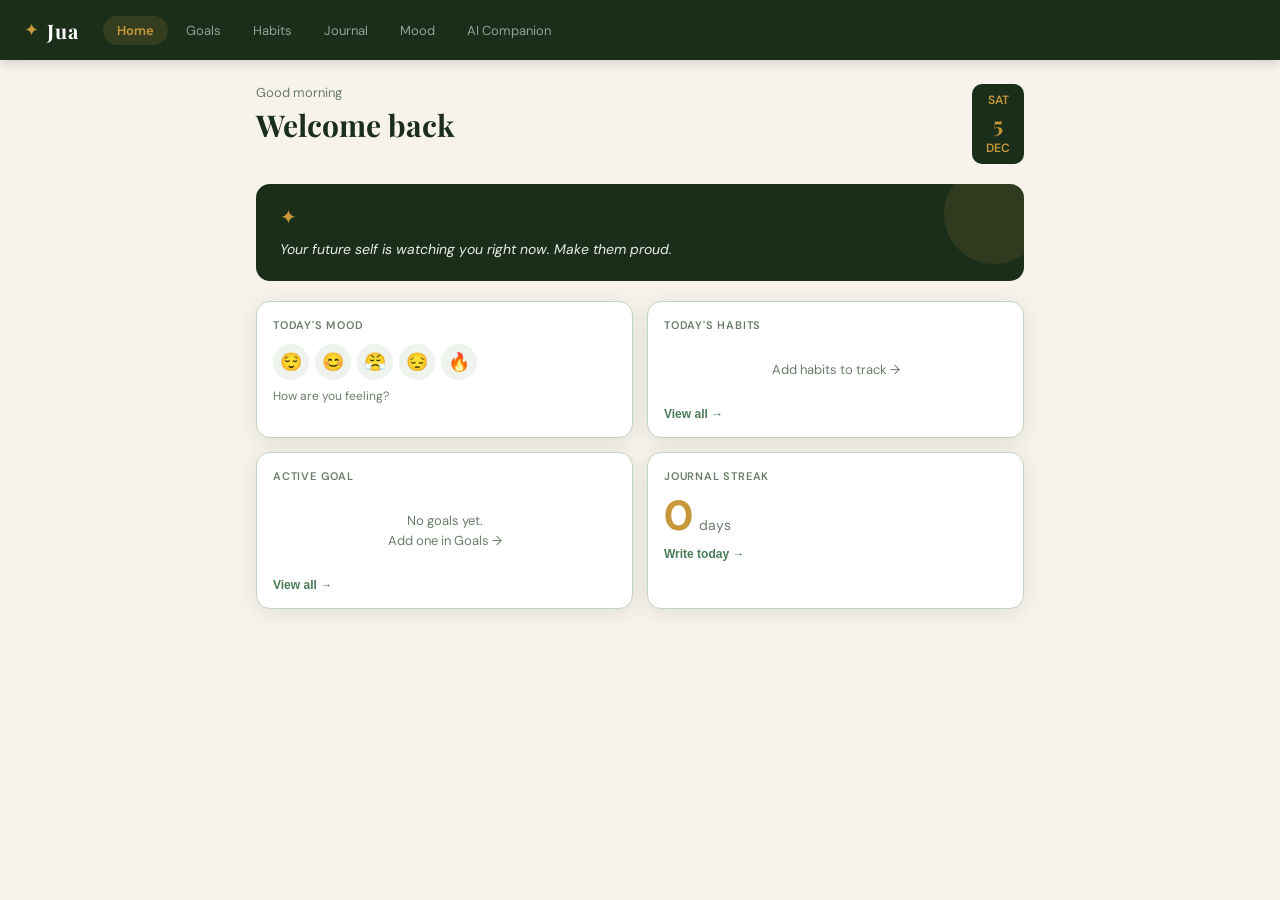
<file: index.html>
<!DOCTYPE html>
<html lang="en">
<head>
  <meta charset="UTF-8" />
  <meta name="viewport" content="width=device-width, initial-scale=1.0" />
  <title>Jua — Know Yourself</title>
  <link rel="stylesheet" href="style.css" />
  <link rel="preconnect" href="https://fonts.googleapis.com">
  <link href="https://fonts.googleapis.com/css2?family=Playfair+Display:ital,wght@0,400;0,700;1,400&family=DM+Sans:wght@300;400;500;600&display=swap" rel="stylesheet">
</head>
<body>

<!-- ── NAV ───────────────────────────────────────────── -->
<nav class="nav" id="nav">
  <div class="nav-brand">
    <span class="nav-logo">✦</span>
    <span class="nav-name">Jua</span>
  </div>
  <div class="nav-tabs" id="navTabs">
    <button class="nav-tab active" data-page="home">Home</button>
    <button class="nav-tab" data-page="goals">Goals</button>
    <button class="nav-tab" data-page="habits">Habits</button>
    <button class="nav-tab" data-page="journal">Journal</button>
    <button class="nav-tab" data-page="mood">Mood</button>
    <button class="nav-tab" data-page="companion">AI Companion</button>
  </div>
</nav>

<!-- ── PAGES ─────────────────────────────────────────── -->
<main class="main" id="main">

  <!-- HOME -->
  <section class="page active" id="page-home">
    <div class="home-header">
      <div>
        <p class="home-greeting" id="greeting">Good morning</p>
        <h1 class="home-title">Welcome back</h1>
      </div>
      <div class="home-date" id="homeDate"></div>
    </div>

    <div class="home-quote-card" id="quoteCard">
      <span class="quote-icon">✦</span>
      <p class="quote-text" id="quoteText">Loading your daily wisdom…</p>
    </div>

    <div class="home-grid">
      <div class="widget widget--mood" id="moodWidget">
        <p class="widget-label">Today's Mood</p>
        <div class="mood-row" id="moodQuickRow">
          <button class="mood-btn" data-mood="😌" data-label="Calm">😌</button>
          <button class="mood-btn" data-mood="😊" data-label="Happy">😊</button>
          <button class="mood-btn" data-mood="😤" data-label="Stressed">😤</button>
          <button class="mood-btn" data-mood="😔" data-label="Low">😔</button>
          <button class="mood-btn" data-mood="🔥" data-label="Motivated">🔥</button>
        </div>
        <p class="widget-sub" id="todayMoodLabel">How are you feeling?</p>
      </div>

      <div class="widget widget--habits">
        <p class="widget-label">Today's Habits</p>
        <div id="homeHabitList" class="home-habit-list"></div>
        <button class="widget-link" onclick="showPage('habits')">View all →</button>
      </div>

      <div class="widget widget--goals">
        <p class="widget-label">Active Goal</p>
        <div id="homeGoalPreview">
          <p class="empty-state">No goals yet.<br>Add one in Goals →</p>
        </div>
        <button class="widget-link" onclick="showPage('goals')">View all →</button>
      </div>

      <div class="widget widget--journal">
        <p class="widget-label">Journal Streak</p>
        <div class="streak-display">
          <span class="streak-num" id="streakNum">0</span>
          <span class="streak-label">days</span>
        </div>
        <button class="widget-link" onclick="showPage('journal')">Write today →</button>
      </div>
    </div>
  </section>

  <!-- GOALS -->
  <section class="page" id="page-goals">
    <div class="page-header">
      <h2 class="page-title">My Goals</h2>
      <button class="btn-primary" id="addGoalBtn">+ Add Goal</button>
    </div>

    <div class="goal-form card hidden" id="goalForm">
      <h3 class="form-title">New Goal</h3>
      <input class="input" id="goalTitle" placeholder="What do you want to achieve?" />
      <select class="input" id="goalTimeframe">
        <option value="yearly">Yearly Goal</option>
        <option value="monthly">Monthly Goal</option>
        <option value="weekly">Weekly Goal</option>
      </select>
      <textarea class="input" id="goalDesc" placeholder="Why does this matter to you?" rows="3"></textarea>
      <div class="form-actions">
        <button class="btn-secondary" id="cancelGoal">Cancel</button>
        <button class="btn-primary" id="saveGoal">Save Goal</button>
      </div>
    </div>

    <div id="goalsList" class="goals-list"></div>
  </section>

  <!-- HABITS -->
  <section class="page" id="page-habits">
    <div class="page-header">
      <h2 class="page-title">Daily Habits</h2>
      <button class="btn-primary" id="addHabitBtn">+ Add Habit</button>
    </div>

    <div class="habit-form card hidden" id="habitForm">
      <h3 class="form-title">New Habit</h3>
      <input class="input" id="habitName" placeholder="Habit name (e.g. Read 20 minutes)" />
      <select class="input" id="habitCategory">
        <option value="mind">🧠 Mind</option>
        <option value="body">💪 Body</option>
        <option value="spirit">✨ Spirit</option>
        <option value="work">📚 Work</option>
        <option value="social">🤝 Social</option>
      </select>
      <div class="form-actions">
        <button class="btn-secondary" id="cancelHabit">Cancel</button>
        <button class="btn-primary" id="saveHabit">Add Habit</button>
      </div>
    </div>

    <div class="streak-banner" id="streakBanner">
      <span id="streakBannerText">Start your streak today!</span>
    </div>

    <div id="habitsList" class="habits-list"></div>
  </section>

  <!-- JOURNAL -->
  <section class="page" id="page-journal">
    <div class="page-header">
      <h2 class="page-title">Journal</h2>
      <button class="btn-primary" id="newEntryBtn">+ New Entry</button>
    </div>

    <div class="journal-write card" id="journalWriteArea">
      <div class="journal-prompt-bar">
        <span class="prompt-label">Today's prompt:</span>
        <span class="prompt-text" id="journalPrompt">What is one thing that challenged you today, and what did it teach you?</span>
        <button class="btn-ghost" id="newPromptBtn">↻ New prompt</button>
      </div>
      <textarea class="journal-textarea" id="journalText" placeholder="Start writing… this is your safe space."></textarea>
      <div class="journal-actions">
        <span class="char-count" id="charCount">0 words</span>
        <button class="btn-primary" id="saveEntry">Save Entry</button>
      </div>
    </div>

    <div id="entriesList" class="entries-list"></div>
  </section>

  <!-- MOOD -->
  <section class="page" id="page-mood">
    <div class="page-header">
      <h2 class="page-title">Mood Tracker</h2>
    </div>

    <div class="mood-checkin card">
      <p class="checkin-label">How are you feeling right now?</p>
      <div class="mood-grid" id="moodGrid">
        <button class="mood-option" data-mood="😊" data-label="Happy">😊<span>Happy</span></button>
        <button class="mood-option" data-mood="😌" data-label="Calm">😌<span>Calm</span></button>
        <button class="mood-option" data-mood="🔥" data-label="Motivated">🔥<span>Motivated</span></button>
        <button class="mood-option" data-mood="😤" data-label="Stressed">😤<span>Stressed</span></button>
        <button class="mood-option" data-mood="😔" data-label="Low">😔<span>Low</span></button>
        <button class="mood-option" data-mood="😴" data-label="Tired">😴<span>Tired</span></button>
        <button class="mood-option" data-mood="🤔" data-label="Uncertain">🤔<span>Uncertain</span></button>
        <button class="mood-option" data-mood="💪" data-label="Strong">💪<span>Strong</span></button>
      </div>
      <button class="btn-primary" id="logMoodBtn">Log Mood</button>
    </div>

    <div class="mood-history card">
      <h3 class="section-label">Recent Moods</h3>
      <div id="moodHistory" class="mood-timeline"></div>
    </div>
  </section>

  <!-- AI COMPANION -->
  <section class="page" id="page-companion">
    <div class="page-header">
      <h2 class="page-title">AI Companion</h2>
      <span class="badge">Powered by Claude</span>
    </div>
    <p class="companion-intro">Your supportive guide for reflection, encouragement, and clarity. Ask anything about your growth journey.</p>

    <div class="chat-window" id="chatWindow">
      <div class="chat-msg assistant">
        <span class="msg-avatar">✦</span>
        <div class="msg-bubble">
          <p>Hello! I'm your Jua companion. I'm here to support your growth journey — not to tell you what to do, but to help you think more clearly and reflect deeply.</p>
          <p style="margin-top:8px">What's on your mind today?</p>
        </div>
      </div>
    </div>

    <div class="chat-input-row">
      <textarea class="chat-input" id="chatInput" placeholder="Ask me anything about your goals, habits, or how you're feeling…" rows="2"></textarea>
      <button class="btn-send" id="sendBtn">Send</button>
    </div>
    <p class="chat-note">Note: Responses are AI-generated. Always trust your own judgment.</p>
  </section>

</main>

<!-- ── BOTTOM NAV (mobile) ────────────────────────────── -->
<nav class="bottom-nav">
  <button class="bnav-btn active" data-page="home">🏠<span>Home</span></button>
  <button class="bnav-btn" data-page="goals">🎯<span>Goals</span></button>
  <button class="bnav-btn" data-page="habits">✅<span>Habits</span></button>
  <button class="bnav-btn" data-page="journal">✍️<span>Journal</span></button>
  <button class="bnav-btn" data-page="mood">💙<span>Mood</span></button>
  <button class="bnav-btn" data-page="companion">🤖<span>Jua AI</span></button>
</nav>

<!-- ── TOAST ──────────────────────────────────────────── -->
<div class="toast hidden" id="toast"></div>

<script src="app.js"></script>
</body>
</html>
</file>
<file: style.css>
/* ── Reset & Variables ───────────────────────────────────── */
*, *::before, *::after { box-sizing: border-box; margin: 0; padding: 0; }

:root {
  --dark:   #1A2E1A;
  --green:  #2D5A2D;
  --mid:    #4A7C59;
  --gold:   #C8973A;
  --cream:  #F7F3EC;
  --white:  #FFFFFF;
  --text:   #1A2E1A;
  --muted:  #6B7C6B;
  --lightbg:#EEF3EE;
  --border: #C0D4C0;
  --radius: 14px;
  --shadow: 0 4px 20px rgba(26,46,26,0.10);
  --shadow-lg: 0 8px 32px rgba(26,46,26,0.15);
}

body {
  font-family: 'DM Sans', sans-serif;
  background: var(--cream);
  color: var(--text);
  min-height: 100vh;
  padding-bottom: 80px;
}

/* ── Nav ─────────────────────────────────────────────────── */
.nav {
  background: var(--dark);
  display: flex;
  align-items: center;
  gap: 24px;
  padding: 0 24px;
  height: 60px;
  position: sticky;
  top: 0;
  z-index: 100;
  box-shadow: 0 2px 12px rgba(0,0,0,0.18);
}

.nav-brand {
  display: flex;
  align-items: center;
  gap: 8px;
  text-decoration: none;
  flex-shrink: 0;
}

.nav-logo { color: var(--gold); font-size: 18px; }
.nav-name  { color: var(--white); font-size: 20px; font-family: 'Playfair Display', serif; font-weight: 700; letter-spacing: 1px; }

.nav-tabs {
  display: flex;
  gap: 4px;
  overflow-x: auto;
  scrollbar-width: none;
}
.nav-tabs::-webkit-scrollbar { display: none; }

.nav-tab {
  background: none;
  border: none;
  color: rgba(255,255,255,0.55);
  font-family: 'DM Sans', sans-serif;
  font-size: 13px;
  padding: 6px 14px;
  border-radius: 20px;
  cursor: pointer;
  white-space: nowrap;
  transition: all 0.2s;
}
.nav-tab:hover  { color: var(--white); background: rgba(255,255,255,0.08); }
.nav-tab.active { color: var(--gold); background: rgba(200,151,58,0.15); font-weight: 600; }

/* ── Bottom Nav (mobile) ─────────────────────────────────── */
.bottom-nav {
  display: none;
  position: fixed;
  bottom: 0; left: 0; right: 0;
  background: var(--dark);
  height: 68px;
  z-index: 100;
  box-shadow: 0 -2px 12px rgba(0,0,0,0.18);
  justify-content: space-around;
  align-items: center;
  padding: 0 4px;
}

.bnav-btn {
  display: flex;
  flex-direction: column;
  align-items: center;
  gap: 3px;
  background: none;
  border: none;
  color: rgba(255,255,255,0.5);
  font-size: 18px;
  cursor: pointer;
  padding: 6px 8px;
  border-radius: 10px;
  transition: all 0.2s;
  min-width: 48px;
}
.bnav-btn span { font-size: 9px; font-family: 'DM Sans', sans-serif; }
.bnav-btn.active { color: var(--gold); }

@media (max-width: 640px) {
  .nav-tabs   { display: none; }
  .bottom-nav { display: flex; }
  body        { padding-bottom: 80px; }
}

/* ── Main & Pages ────────────────────────────────────────── */
.main { max-width: 800px; margin: 0 auto; padding: 24px 16px; }

.page { display: none; animation: fadeIn 0.3s ease; }
.page.active { display: block; }

@keyframes fadeIn { from { opacity: 0; transform: translateY(8px); } to { opacity: 1; transform: translateY(0); } }

/* ── Shared Components ───────────────────────────────────── */
.card {
  background: var(--white);
  border-radius: var(--radius);
  padding: 20px;
  box-shadow: var(--shadow);
  border: 1px solid var(--border);
  margin-bottom: 16px;
}

.input {
  width: 100%;
  background: var(--lightbg);
  border: 1.5px solid var(--border);
  border-radius: 10px;
  padding: 12px 14px;
  font-size: 14px;
  font-family: 'DM Sans', sans-serif;
  color: var(--text);
  margin-bottom: 12px;
  transition: border-color 0.2s;
  resize: vertical;
}
.input:focus { outline: none; border-color: var(--green); }

.btn-primary {
  background: var(--dark);
  color: var(--white);
  border: none;
  border-radius: 10px;
  padding: 10px 20px;
  font-size: 14px;
  font-family: 'DM Sans', sans-serif;
  font-weight: 600;
  cursor: pointer;
  transition: all 0.2s;
}
.btn-primary:hover { background: var(--green); transform: translateY(-1px); }

.btn-secondary {
  background: transparent;
  color: var(--muted);
  border: 1.5px solid var(--border);
  border-radius: 10px;
  padding: 10px 20px;
  font-size: 14px;
  font-family: 'DM Sans', sans-serif;
  cursor: pointer;
  transition: all 0.2s;
}
.btn-secondary:hover { border-color: var(--text); color: var(--text); }

.btn-ghost {
  background: none;
  border: none;
  color: var(--mid);
  font-size: 12px;
  cursor: pointer;
  padding: 4px 8px;
  border-radius: 6px;
  transition: background 0.2s;
}
.btn-ghost:hover { background: var(--lightbg); }

.hidden { display: none !important; }

.empty-state {
  color: var(--muted);
  font-size: 13px;
  text-align: center;
  padding: 16px;
  line-height: 1.6;
}

.page-header {
  display: flex;
  justify-content: space-between;
  align-items: center;
  margin-bottom: 20px;
}

.page-title {
  font-family: 'Playfair Display', serif;
  font-size: 26px;
  color: var(--dark);
}

.form-title {
  font-family: 'Playfair Display', serif;
  font-size: 18px;
  color: var(--dark);
  margin-bottom: 16px;
}

.form-actions {
  display: flex;
  gap: 10px;
  justify-content: flex-end;
}

.section-label {
  font-size: 13px;
  font-weight: 600;
  color: var(--muted);
  text-transform: uppercase;
  letter-spacing: 0.8px;
  margin-bottom: 14px;
}

/* ── HOME ────────────────────────────────────────────────── */
.home-header {
  display: flex;
  justify-content: space-between;
  align-items: flex-start;
  margin-bottom: 20px;
}

.home-greeting { color: var(--muted); font-size: 13px; margin-bottom: 4px; }

.home-title {
  font-family: 'Playfair Display', serif;
  font-size: 30px;
  color: var(--dark);
}

.home-date {
  background: var(--dark);
  color: var(--gold);
  border-radius: 10px;
  padding: 8px 14px;
  font-size: 12px;
  font-weight: 600;
  text-align: center;
  line-height: 1.4;
}

.home-quote-card {
  background: var(--dark);
  border-radius: var(--radius);
  padding: 20px 24px;
  margin-bottom: 20px;
  position: relative;
  overflow: hidden;
}
.home-quote-card::before {
  content: '';
  position: absolute;
  top: -20px; right: -20px;
  width: 100px; height: 100px;
  background: rgba(200,151,58,0.12);
  border-radius: 50%;
}

.quote-icon { color: var(--gold); font-size: 20px; display: block; margin-bottom: 8px; }
.quote-text { color: rgba(255,255,255,0.9); font-size: 14px; line-height: 1.6; font-style: italic; }

.home-grid {
  display: grid;
  grid-template-columns: 1fr 1fr;
  gap: 14px;
}

@media (max-width: 480px) { .home-grid { grid-template-columns: 1fr; } }

.widget {
  background: var(--white);
  border-radius: var(--radius);
  padding: 16px;
  box-shadow: var(--shadow);
  border: 1px solid var(--border);
}

.widget-label {
  font-size: 11px;
  font-weight: 600;
  color: var(--muted);
  text-transform: uppercase;
  letter-spacing: 0.8px;
  margin-bottom: 12px;
}

.widget-sub {
  font-size: 12px;
  color: var(--muted);
  margin-top: 8px;
}

.widget-link {
  background: none;
  border: none;
  color: var(--mid);
  font-size: 12px;
  font-weight: 600;
  cursor: pointer;
  padding: 0;
  margin-top: 10px;
  display: block;
}
.widget-link:hover { color: var(--dark); }

.mood-row {
  display: flex;
  gap: 6px;
  flex-wrap: wrap;
}

.mood-btn {
  background: var(--lightbg);
  border: 2px solid transparent;
  border-radius: 50%;
  width: 36px; height: 36px;
  font-size: 18px;
  cursor: pointer;
  transition: all 0.2s;
  display: flex; align-items: center; justify-content: center;
}
.mood-btn:hover, .mood-btn.selected { border-color: var(--gold); background: rgba(200,151,58,0.1); transform: scale(1.1); }

.home-habit-list { display: flex; flex-direction: column; gap: 6px; }

.home-habit-item {
  display: flex;
  align-items: center;
  gap: 8px;
  font-size: 13px;
}

.home-habit-item input[type=checkbox] { accent-color: var(--green); width: 16px; height: 16px; cursor: pointer; }

.streak-display {
  display: flex;
  align-items: baseline;
  gap: 6px;
  margin: 8px 0;
}

.streak-num { font-size: 42px; font-weight: 700; color: var(--gold); line-height: 1; }
.streak-label { font-size: 14px; color: var(--muted); }

/* ── GOALS ───────────────────────────────────────────────── */
.goals-list { display: flex; flex-direction: column; gap: 12px; }

.goal-card {
  background: var(--white);
  border-radius: var(--radius);
  padding: 18px;
  box-shadow: var(--shadow);
  border: 1px solid var(--border);
  border-left: 4px solid var(--gold);
  display: flex;
  justify-content: space-between;
  align-items: flex-start;
}

.goal-tag {
  display: inline-block;
  background: var(--lightbg);
  color: var(--mid);
  font-size: 10px;
  font-weight: 600;
  text-transform: uppercase;
  letter-spacing: 0.6px;
  padding: 3px 8px;
  border-radius: 20px;
  margin-bottom: 6px;
}

.goal-title { font-size: 15px; font-weight: 600; color: var(--dark); margin-bottom: 6px; }
.goal-desc  { font-size: 13px; color: var(--muted); line-height: 1.5; }

.goal-delete {
  background: none;
  border: none;
  color: var(--border);
  font-size: 16px;
  cursor: pointer;
  padding: 4px;
  flex-shrink: 0;
  transition: color 0.2s;
}
.goal-delete:hover { color: #c0392b; }

.goal-form { margin-bottom: 16px; }

/* ── HABITS ──────────────────────────────────────────────── */
.streak-banner {
  background: var(--dark);
  color: var(--gold);
  border-radius: var(--radius);
  padding: 12px 20px;
  font-size: 13px;
  font-weight: 600;
  margin-bottom: 16px;
  text-align: center;
}

.habits-list { display: flex; flex-direction: column; gap: 10px; }

.habit-card {
  background: var(--white);
  border-radius: var(--radius);
  padding: 16px 18px;
  box-shadow: var(--shadow);
  border: 1px solid var(--border);
  display: flex;
  align-items: center;
  gap: 14px;
  cursor: pointer;
  transition: all 0.2s;
}
.habit-card:hover { transform: translateY(-1px); box-shadow: var(--shadow-lg); }
.habit-card.done { opacity: 0.6; }

.habit-check {
  width: 24px; height: 24px;
  border: 2px solid var(--border);
  border-radius: 50%;
  display: flex; align-items: center; justify-content: center;
  font-size: 13px;
  flex-shrink: 0;
  transition: all 0.2s;
}
.habit-card.done .habit-check { background: var(--green); border-color: var(--green); color: white; }

.habit-info { flex: 1; }
.habit-name { font-size: 14px; font-weight: 500; color: var(--dark); }
.habit-meta { display: flex; gap: 8px; align-items: center; margin-top: 3px; }

.habit-cat {
  font-size: 10px;
  color: var(--muted);
  background: var(--lightbg);
  padding: 2px 7px;
  border-radius: 10px;
}

.habit-streak {
  font-size: 11px;
  color: var(--gold);
  font-weight: 600;
}

.habit-delete {
  background: none;
  border: none;
  color: var(--border);
  font-size: 14px;
  cursor: pointer;
  padding: 4px;
  transition: color 0.2s;
}
.habit-delete:hover { color: #c0392b; }

.habit-form { margin-bottom: 16px; }

/* ── JOURNAL ─────────────────────────────────────────────── */
.journal-prompt-bar {
  display: flex;
  align-items: center;
  gap: 8px;
  flex-wrap: wrap;
  padding: 10px 14px;
  background: var(--lightbg);
  border-radius: 10px;
  margin-bottom: 14px;
}

.prompt-label { font-size: 11px; font-weight: 600; color: var(--muted); white-space: nowrap; }
.prompt-text  { font-size: 13px; color: var(--dark); flex: 1; font-style: italic; }

.journal-textarea {
  width: 100%;
  min-height: 180px;
  background: none;
  border: none;
  font-family: 'Playfair Display', serif;
  font-size: 15px;
  color: var(--text);
  line-height: 1.7;
  resize: vertical;
}
.journal-textarea:focus { outline: none; }

.journal-actions {
  display: flex;
  justify-content: space-between;
  align-items: center;
  margin-top: 12px;
  padding-top: 12px;
  border-top: 1px solid var(--border);
}

.char-count { font-size: 12px; color: var(--muted); }

.entries-list { display: flex; flex-direction: column; gap: 12px; }

.entry-card {
  background: var(--white);
  border-radius: var(--radius);
  padding: 18px;
  box-shadow: var(--shadow);
  border: 1px solid var(--border);
}

.entry-date { font-size: 11px; color: var(--muted); margin-bottom: 8px; }
.entry-prompt { font-size: 12px; color: var(--gold); font-weight: 600; margin-bottom: 6px; }
.entry-text { font-size: 14px; color: var(--text); line-height: 1.6; font-family: 'Playfair Display', serif; }

/* ── MOOD ────────────────────────────────────────────────── */
.mood-checkin { margin-bottom: 16px; }
.checkin-label { font-size: 15px; color: var(--dark); margin-bottom: 16px; font-weight: 500; }

.mood-grid {
  display: grid;
  grid-template-columns: repeat(4, 1fr);
  gap: 10px;
  margin-bottom: 16px;
}

.mood-option {
  display: flex;
  flex-direction: column;
  align-items: center;
  gap: 5px;
  background: var(--lightbg);
  border: 2px solid transparent;
  border-radius: 12px;
  padding: 12px 6px;
  font-size: 28px;
  cursor: pointer;
  transition: all 0.2s;
}
.mood-option span { font-size: 11px; color: var(--muted); font-family: 'DM Sans', sans-serif; }
.mood-option:hover, .mood-option.selected { border-color: var(--gold); background: rgba(200,151,58,0.08); transform: scale(1.05); }

.mood-history { }
.mood-timeline { display: flex; flex-direction: column; gap: 10px; }

.mood-entry {
  display: flex;
  align-items: center;
  gap: 12px;
  padding: 12px 0;
  border-bottom: 1px solid var(--border);
}
.mood-entry:last-child { border-bottom: none; }

.mood-emoji { font-size: 28px; }
.mood-info  { flex: 1; }
.mood-name  { font-size: 14px; font-weight: 500; color: var(--dark); }
.mood-time  { font-size: 11px; color: var(--muted); }

/* ── AI COMPANION ────────────────────────────────────────── */
.companion-intro {
  color: var(--muted);
  font-size: 13px;
  margin-bottom: 16px;
  line-height: 1.6;
}

.badge {
  background: rgba(200,151,58,0.12);
  color: var(--gold);
  font-size: 11px;
  font-weight: 600;
  padding: 4px 10px;
  border-radius: 20px;
  border: 1px solid rgba(200,151,58,0.3);
}

.chat-window {
  background: var(--white);
  border-radius: var(--radius);
  border: 1px solid var(--border);
  box-shadow: var(--shadow);
  min-height: 360px;
  max-height: 460px;
  overflow-y: auto;
  padding: 20px;
  margin-bottom: 14px;
  display: flex;
  flex-direction: column;
  gap: 16px;
  scroll-behavior: smooth;
}

.chat-msg {
  display: flex;
  gap: 10px;
  align-items: flex-start;
}
.chat-msg.user { flex-direction: row-reverse; }

.msg-avatar {
  width: 32px; height: 32px;
  background: var(--dark);
  color: var(--gold);
  border-radius: 50%;
  display: flex; align-items: center; justify-content: center;
  font-size: 14px;
  flex-shrink: 0;
}
.chat-msg.user .msg-avatar { background: var(--mid); color: white; font-size: 13px; }

.msg-bubble {
  max-width: 75%;
  background: var(--lightbg);
  border-radius: 14px;
  padding: 12px 16px;
  font-size: 13.5px;
  line-height: 1.6;
  color: var(--text);
}
.chat-msg.user .msg-bubble {
  background: var(--dark);
  color: rgba(255,255,255,0.9);
}

.chat-msg.loading .msg-bubble { color: var(--muted); font-style: italic; }

.chat-input-row {
  display: flex;
  gap: 10px;
  align-items: flex-end;
}

.chat-input {
  flex: 1;
  background: var(--white);
  border: 1.5px solid var(--border);
  border-radius: 12px;
  padding: 12px 14px;
  font-size: 14px;
  font-family: 'DM Sans', sans-serif;
  color: var(--text);
  resize: none;
  transition: border-color 0.2s;
}
.chat-input:focus { outline: none; border-color: var(--green); }

.btn-send {
  background: var(--dark);
  color: var(--gold);
  border: none;
  border-radius: 12px;
  padding: 12px 20px;
  font-size: 14px;
  font-weight: 600;
  cursor: pointer;
  font-family: 'DM Sans', sans-serif;
  transition: all 0.2s;
  white-space: nowrap;
}
.btn-send:hover { background: var(--green); }
.btn-send:disabled { opacity: 0.5; cursor: not-allowed; }

.chat-note {
  font-size: 11px;
  color: var(--muted);
  text-align: center;
  margin-top: 8px;
}

/* ── TOAST ───────────────────────────────────────────────── */
.toast {
  position: fixed;
  bottom: 90px; left: 50%;
  transform: translateX(-50%);
  background: var(--dark);
  color: var(--gold);
  padding: 10px 20px;
  border-radius: 30px;
  font-size: 13px;
  font-weight: 600;
  z-index: 999;
  box-shadow: var(--shadow-lg);
  animation: toastIn 0.3s ease;
}
@keyframes toastIn { from { opacity:0; transform:translateX(-50%) translateY(10px); } to { opacity:1; transform:translateX(-50%) translateY(0); } }
</file>
